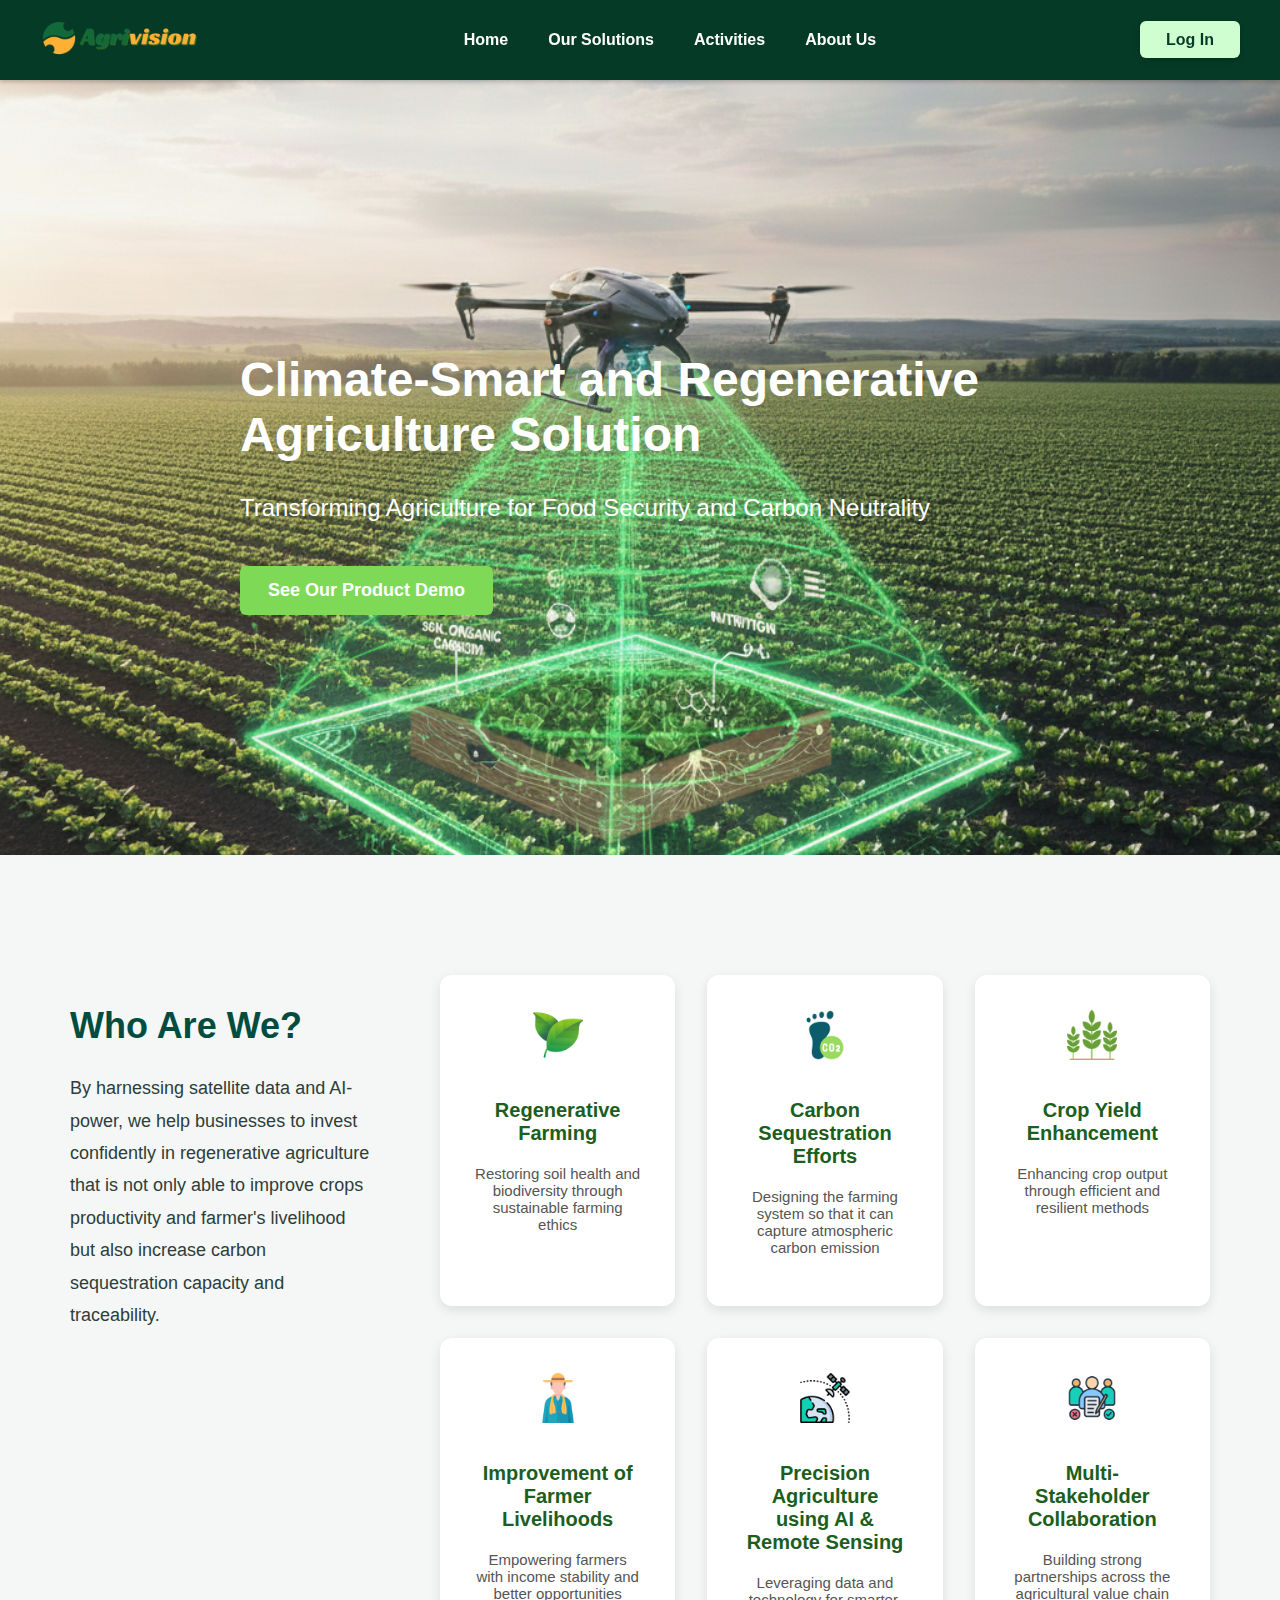
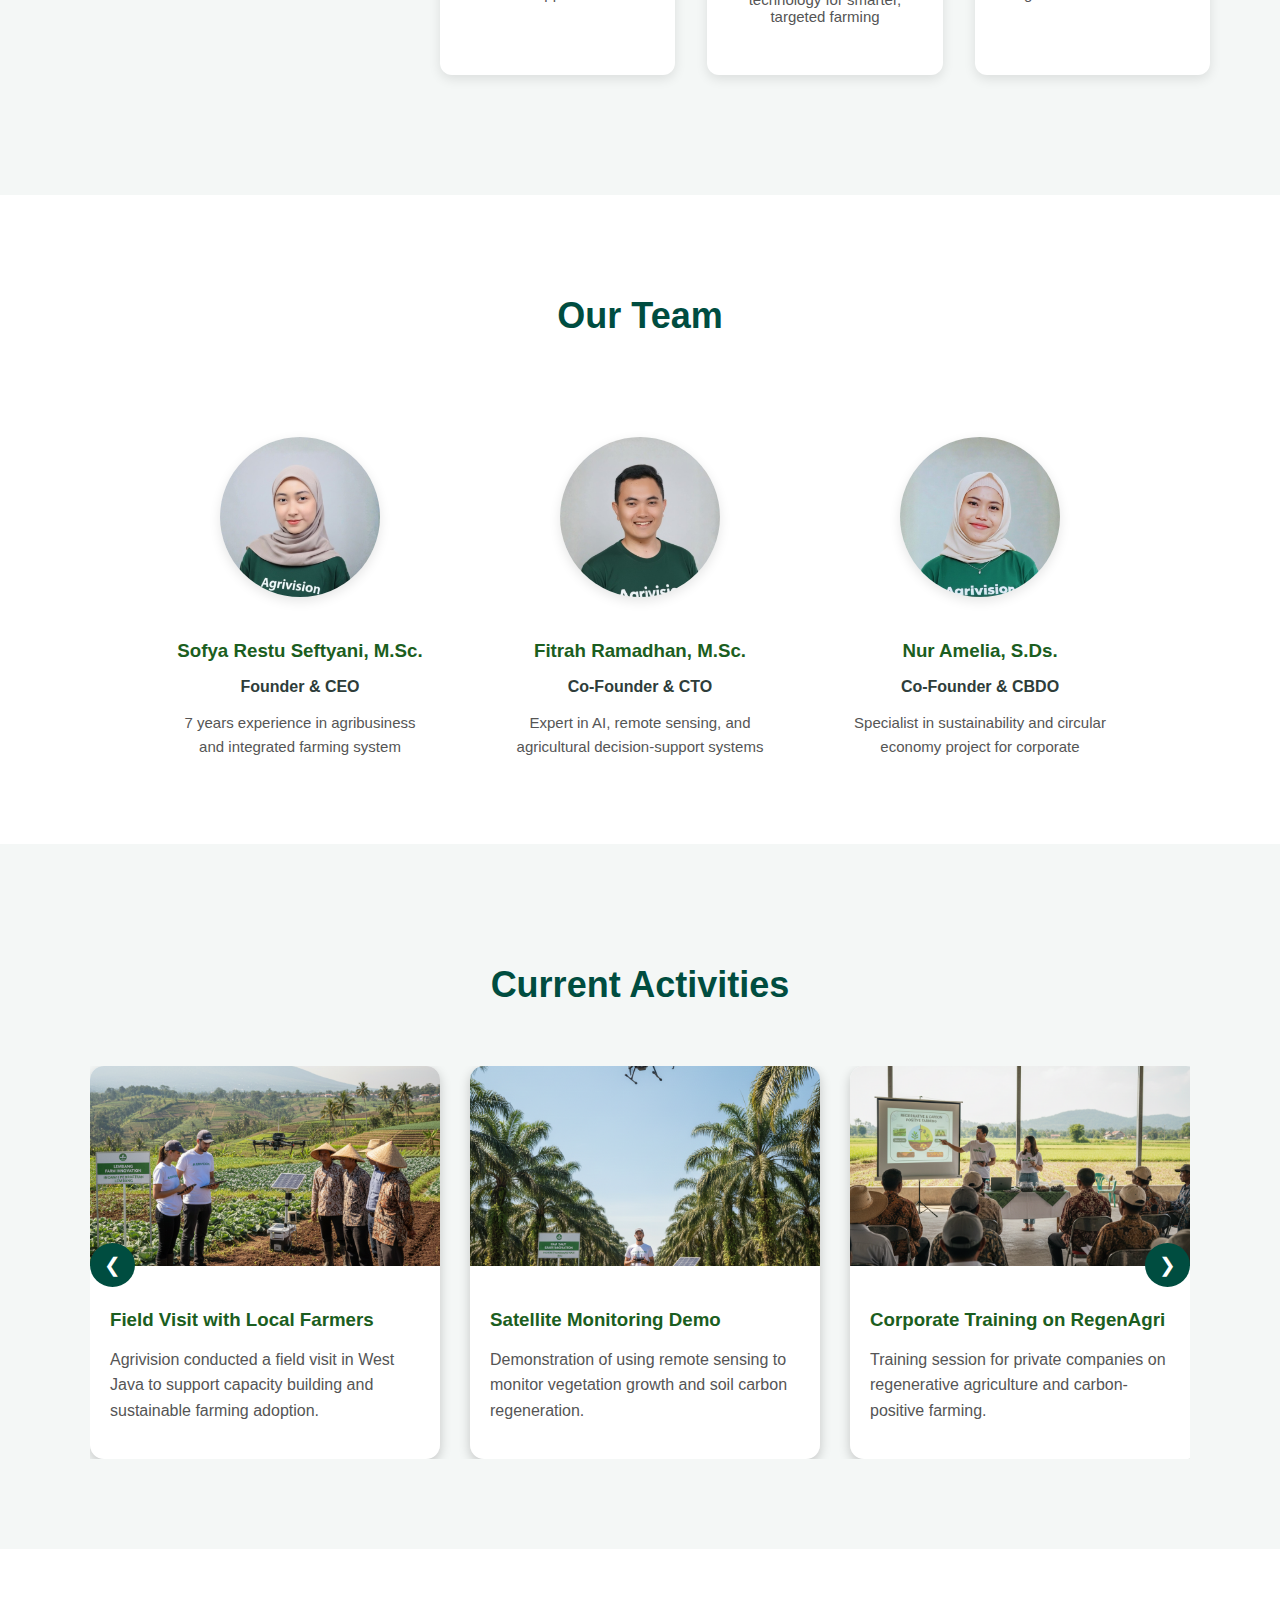
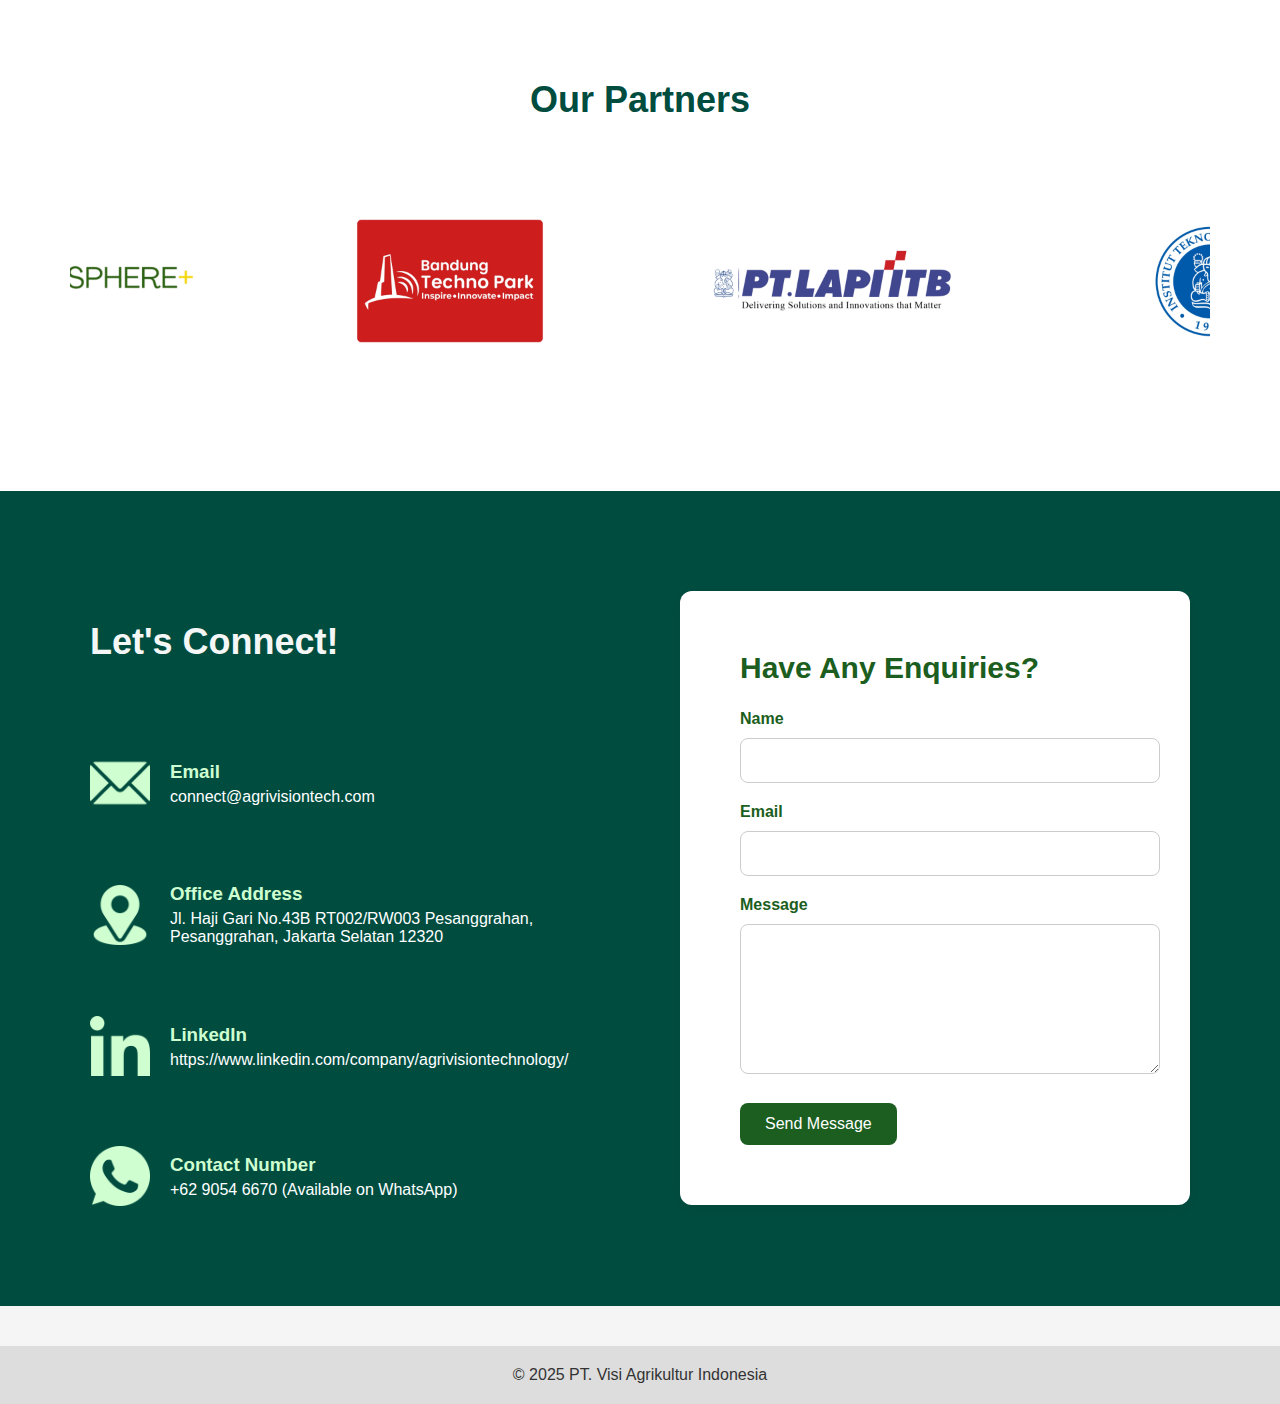
<file: index.html>
<!DOCTYPE html>
<html lang="en">
<head>
  <meta charset="UTF-8" />
  <meta name="viewport" content="width=device-width, initial-scale=1.0" />
  
  
  <title>
    Agrivision - Smart Agritech Company
  </title>
  
  <link rel="icon" type="image/png" href="asset/titleicon.png">

  <style>
    body {
      font-family: Arial, sans-serif;
      margin: 0;
      padding: 0;
      background: #f5f5f5;
      color: #333;
    }
    header {
      background: #4a90e2;
      padding: 240px;
      text-align: left;
      color: white;
    }
    section {
      padding: 40px 20px;
      max-width: 800px;
      margin: auto;
    }
    .cta-button {
      display: inline-block;
      background: #4a90e2;
      color: white;
      padding: 12px 24px;
      border-radius: 6px;
      text-decoration: none;
      margin-top: 20px;
      font-weight: bold;
    }
    footer {
      text-align: center;
      padding: 20px;
      background: #ddd;
      margin-top: 40px;
    }

    /* PARTNERS AUTO-CAROUSEL */
    @keyframes partnerScroll {
      0% { transform: translateX(0); }
      100% { transform: translateX(-50%); }
    }

    .partners-wrapper {
      overflow: hidden;
      width: 100%;
      display: flex;
      justify-content: center;
    }

    .partners-track {
      display: flex;
      gap: 60px;
      padding: 20px 0;
      animation: partnerScroll 18s linear infinite;
    }
  </style>
</head>

<body>

  <!-- UPDATED NAVBAR -->
  <nav style="
    display:flex;
    justify-content:space-between;
    align-items:center;
    background:#053B26;
    padding:18px 40px;
    box-shadow:0 2px 4px rgba(0,0,0,0.2);
    position:sticky;
    top:0;
    z-index:1000;
  ">

    <!-- LEFT: LOGO -->
    <div>
      <img src="asset/agrivision.png" alt="Company Logo"
           style="height:40px; object-fit:contain;" />
    </div>

    <!-- CENTER MENU -->
    <div style="display:flex; gap:40px;">
      <a href="index.html" style="text-decoration:none; color:#FFFFFF; font-weight:bold;">Home</a>
      <a href="#solutions" style="text-decoration:none; color:#FFFFFF; font-weight:bold;">Our Solutions</a>
      <a href="#activities" style="text-decoration:none; color:#FFFFFF; font-weight:bold;">Activities</a>
      <a href="#about" style="text-decoration:none; color:#FFFFFF; font-weight:bold;">About Us</a>
    </div>

    <!-- RIGHT: LOGIN BUTTON -->
    <div>
      <a href="loginpage.html" target="_blank"
        style="
          text-decoration:none;
          color:#053B26;
          font-weight:bold;
          background:#CFFFD0;
          padding:10px 26px;
          border-radius:6px;
          transition:0.25s ease;
          box-shadow:0 2px 6px rgba(0,0,0,0.2);
        "
        onmouseover="this.style.background='#B8F5BA'"
        onmouseout="this.style.background='#CFFFD0'"
      >
        Log In
      </a>
    </div>

  </nav>

  <header style="background: url('asset/header_wallpaper.png') center/cover no-repeat; padding: 240px; color: white;">
    <h1 style="font-size:48px; font-weight:700;">Climate-Smart and Regenerative Agriculture Solution</h1>
    <p style="font-size:24px; font-weight:400;">Transforming Agriculture for Food Security and Carbon Neutrality</p>

    <a href="dashboard.html" target="_blank"
       style="display:inline-block; margin-top:20px; background:#7ED957; color:white; padding:14px 28px; border-radius:6px;
       text-decoration:none; font-weight:bold; font-size:18px;
       transition:transform 0.25s ease, box-shadow 0.25s ease;">
      See Our Product Demo
    </a>
  </header>

  <!-- WHO WE ARE -->
  <section style="background:#F4F7F6; padding:120px 70px; max-width:none;">
    <div style="width:100%; display:flex; gap:70px; align-items:flex-start;">

      <div style="flex:1; min-width:300px;">
        <h2 style="color:#004D40; font-size:36px; margin-bottom:25px;">Who Are We?</h2>
        <p style="line-height:1.8; font-size:18px; color:#2E3D3A;">
          By harnessing satellite data and AI-power, we help businesses to invest confidently in regenerative agriculture that is not only able to improve crops productivity and farmer's livelihood but also increase carbon sequestration capacity and traceability.
        </p>
      </div>

      <div style="flex:3; display:grid; grid-template-columns:repeat(3,1fr); gap:32px; width:100%;">

        <div style="background:white; padding:35px; border-radius:12px;
            box-shadow:0 4px 12px rgba(0,0,0,0.1); text-align:center;">
          <img src="asset/leaf.png" style="height:50px; margin-bottom:15px;">
          <h3 style="color:#1B5E20; font-size:20px;">Regenerative Farming</h3>
          <p style="font-size:15px; color:#555;">Restoring soil health and biodiversity through sustainable farming ethics</p>
        </div>

        <div style="background:white; padding:35px; border-radius:12px;
            box-shadow:0 4px 12px rgba(0,0,0,0.1); text-align:center;">
          <img src="asset/carbon-footprint.png" style="height:50px; margin-bottom:15px;">
          <h3 style="color:#1B5E20; font-size:20px;">Carbon Sequestration Efforts</h3>
          <p style="font-size:15px; color:#555;">Designing the farming system so that it can capture atmospheric carbon emission</p>
        </div>

        <div style="background:white; padding:35px; border-radius:12px;
            box-shadow:0 4px 12px rgba(0,0,0,0.1); text-align:center;">
          <img src="asset/wheat.png" style="height:50px; margin-bottom:15px;">
          <h3 style="color:#1B5E20; font-size:20px;">Crop Yield Enhancement</h3>
          <p style="font-size:15px; color:#555;">Enhancing crop output through efficient and resilient methods</p>
        </div>

        <div style="background:white; padding:35px; border-radius:12px;
            box-shadow:0 4px 12px rgba(0,0,0,0.1); text-align:center;">
          <img src="asset/farmer.png" style="height:50px; margin-bottom:15px;">
          <h3 style="color:#1B5E20; font-size:20px;">Improvement of Farmer Livelihoods</h3>
          <p style="font-size:15px; color:#555;">Empowering farmers with income stability and better opportunities</p>
        </div>

        <div style="background:white; padding:35px; border-radius:12px;
            box-shadow:0 4px 12px rgba(0,0,0,0.1); text-align:center;">
          <img src="asset/orbit.png" style="height:50px; margin-bottom:15px;">
          <h3 style="color:#1B5E20; font-size:20px;">Precision Agriculture using AI & Remote Sensing</h3>
          <p style="font-size:15px; color:#555;">Leveraging data and technology for smarter, targeted farming</p>
        </div>

        <div style="background:white; padding:35px; border-radius:12px;
            box-shadow:0 4px 12px rgba(0,0,0,0.1); text-align:center;">
          <img src="asset/survey.png" style="height:50px; margin-bottom:15px;">
          <h3 style="color:#1B5E20; font-size:20px;">Multi-Stakeholder Collaboration</h3>
          <p style="font-size:15px; color:#555;">Building strong partnerships across the agricultural value chain</p>
        </div>

      </div>
    </div>
  </section>

  <!-- OUR TEAM -->
  <section style="background:#FFFFFF; padding:70px 70px; max-width:none;">
    <h2 style="color:#004D40; font-size:36px; margin-bottom:100px; text-align:center;">Our Team</h2>

    <div style="display:flex; justify-content:center; gap:80px; flex-wrap:wrap;">

      <div style="text-align:center; width:260px;">
        <img src="asset/Sofya Restu2.jpg" 
             style="width:160px; height:160px; border-radius:50%; object-fit:cover; box-shadow:0 4px 12px rgba(0,0,0,0.1); margin-bottom:20px;">
        <h3 style="color:#1B5E20; margin-bottom:6px;">Sofya Restu Seftyani, M.Sc.</h3>
        <p style="color:#2E3D3A; font-weight:bold; margin-bottom:10px;">Founder & CEO</p>
        <p style="color:#555; font-size:15px; line-height:1.6;">7 years experience in agribusiness and integrated farming system</p>
      </div>

      <div style="text-align:center; width:260px;">
        <img src="asset/Fitrah Ramadhan3.jpg"
             style="width:160px; height:160px; border-radius:50%; object-fit:cover; box-shadow:0 4px 12px rgba(0,0,0,0.1); margin-bottom:20px;">
        <h3 style="color:#1B5E20; margin-bottom:6px;">Fitrah Ramadhan, M.Sc.</h3>
        <p style="color:#2E3D3A; font-weight:bold; margin-bottom:10px;">Co-Founder & CTO</p>
        <p style="color:#555; font-size:15px; line-height:1.6;">Expert in AI, remote sensing, and agricultural decision-support systems</p>
      </div>

      <div style="text-align:center; width:260px;">
        <img src="asset/Nur Amalia3.jpg"
             style="width:160px; height:160px; border-radius:50%; object-fit:cover; box-shadow:0 4px 12px rgba(0,0,0,0.1); margin-bottom:20px;">
        <h3 style="color:#1B5E20; margin-bottom:6px;">Nur Amelia, S.Ds.</h3>
        <p style="color:#2E3D3A; font-weight:bold; margin-bottom:10px;">Co-Founder & CBDO</p>
        <p style="color:#555; font-size:15px; line-height:1.6;">Specialist in sustainability and circular economy project for corporate</p>
      </div>

    </div>
  </section>

  <!-- CURRENT ACTIVITIES -->
  <section style="background:#F4F7F6; padding:90px 70px; max-width:none;">
    <h2 style="color:#004D40; font-size:36px; margin-bottom:60px; text-align:center;">
      Current Activities
    </h2>

    <div style="position:relative; max-width:1100px; margin:auto; overflow:hidden;">
      <div id="activitySlider" 
           style="display:flex; gap:30px; transition:transform 0.5s ease;">

        <a href="#" target="_blank"
           style="min-width:350px; background:white; border-radius:14px; 
                box-shadow:0 4px 12px rgba(0,0,0,0.2); overflow:hidden; text-decoration:none; color:inherit;">
          <img src="activities/251124/251124_profile.png" style="width:100%; height:200px; object-fit:cover;">
          <div style="padding:20px;">
            <h3 style="color:#1B5E20; margin-bottom:10px;">Field Visit with Local Farmers</h3>
            <p style="color:#555; line-height:1.6;">
              Agrivision conducted a field visit in West Java to support capacity building and sustainable farming adoption.
            </p>
          </div>
        </a>

        <a href="#" target="_blank"
           style="min-width:350px; background:white; border-radius:14px; 
                 box-shadow:0 4px 12px rgba(0,0,0,0.2); overflow:hidden; text-decoration:none; color:inherit;">
          <img src="activities/251130/251130_profile.png" style="width:100%; height:200px; object-fit:cover;">
          <div style="padding:20px;">
            <h3 style="color:#1B5E20; margin-bottom:10px;">Satellite Monitoring Demo</h3>
            <p style="color:#555; line-height:1.6;">
              Demonstration of using remote sensing to monitor vegetation growth and soil carbon regeneration.
            </p>
          </div>
        </a>

        <a href="#" target="_blank"
           style="min-width:350px; background:white; border-radius:14px; 
                  box-shadow:0 4px 12px rgba(0,0,0,0.2); overflow:hidden; text-decoration:none; color:inherit;">
          <img src="activities/251205/251205_profile.png" style="width:100%; height:200px; object-fit:cover;">
          <div style="padding:20px;">
            <h3 style="color:#1B5E20; margin-bottom:10px;">Corporate Training on RegenAgri</h3>
            <p style="color:#555; line-height:1.6;">
              Training session for private companies on regenerative agriculture and carbon-positive farming.
            </p>
          </div>
        </a>

      </div>

      <div onclick="slideActivities(-1)" 
           style="position:absolute; top:45%; left:0; 
                  background:#004D40; color:white; padding:10px 14px; 
                  cursor:pointer; border-radius:50%; font-size:20px;">
        &#10094;
      </div>

      <div onclick="slideActivities(1)" 
           style="position:absolute; top:45%; right:0; 
                  background:#004D40; color:white; padding:10px 14px; 
                  cursor:pointer; border-radius:50%; font-size:20px;">
        &#10095;
      </div>

    </div>

    <script>
      let currentSlide = 0;

      function slideActivities(direction) {
        const slider = document.getElementById("activitySlider");
        const totalSlides = slider.children.length;

        currentSlide = currentSlide + direction;

        if (currentSlide < 0) currentSlide = totalSlides - 1;
        if (currentSlide >= totalSlides) currentSlide = 0;

        const slideWidth = slider.children[0].offsetWidth + 30; 
        slider.style.transform = `translateX(-${currentSlide * slideWidth}px)`;
      }

      setInterval(() => slideActivities(1), 4000);
    </script>

  </section>

  <!-- OUR PARTNERS -->
  <section style="background:#FFFFFF; padding:100px 70px; max-width:none; text-align:center;">
    <h2 style="color:#004D40; font-size:36px; margin-bottom:50px;">
      Our Partners
    </h2>

    <div class="partners-wrapper">
      <div class="partners-track">
        <img src="asset/partner/pt lapi.jpg" style="height:180px; object-fit:contain;">
        <img src="asset/partner/itb.jpg" style="height:180px; object-fit:contain;">
        <img src="asset/partner/labtech.jpg" style="height:180px; object-fit:contain;">
        <img src="asset/partner/kadatuan.jpg" style="height:180px; object-fit:contain;">
        <img src="asset/partner/biosphereplus.jpg" style="height:180px; object-fit:contain;">
        <img src="asset/partner/btp.jpg" style="height:180px; object-fit:contain;">

        <img src="asset/partner/pt lapi.jpg" style="height:180px; object-fit:contain;">
        <img src="asset/partner/itb.jpg" style="height:180px; object-fit:contain;">
        <img src="asset/partner/labtech.jpg" style="height:180px; object-fit:contain;">
        <img src="asset/partner/kadatuan.jpg" style="height:180px; object-fit:contain;">
        <img src="asset/partner/biosphereplus.jpg" style="height:180px; object-fit:contain;">
        <img src="asset/partner/btp.jpg" style="height:180px; object-fit:contain;">
      </div>
    </div>
  </section>

  <!-- LET'S CONNECT! -->
<section style="background: #004D40; padding:100px 70px; max-width:none; text-align:center; margin-bottom:0;">

  <!-- WRAPPER: GRID 2 COLUMNS -->
  <div style="
    display:grid;
    grid-template-columns: 1fr 1fr;
    gap:80px;
    align-items:flex-start;
    max-width:1100px;
    margin:0 auto;
  ">

    <!-- LEFT SIDE TITLE + CONTACTS -->
<div style="display:flex; flex-direction:column; gap:70px; text-align:left;">

  <!-- TITLE -->
  <h2 style="color:#F4F7F6; font-size:36px; margin-bottom:20px; text-align:left;">
    Let's Connect!
  </h2>

  <!-- EMAIL -->
  <a href="mailto:connect@agrivisiontech.com" style="text-decoration:none; color:inherit;">
    <div style="display:flex; align-items:center; gap:20px;">
      <img src="asset/email3.png" style="width:60px; height:60px;">
      <div>
        <h3 style="color:#cfffd0; margin:0;">Email</h3>
        <p style="color:white; font-size:16px; margin:5px 0 0;">
          connect@agrivisiontech.com
        </p>
      </div>
    </div>
  </a>

  <!-- OFFICE ADDRESS (NOT CLICKABLE) -->
  <div style="display:flex; align-items:center; gap:20px;">
    <img src="asset/location3.png" style="width:60px; height:60px;">
    <div>
      <h3 style="color:#cfffd0; margin:0;">Office Address</h3>
      <p style="color:white; font-size:16px; margin:5px 0 0;">
        Jl. Haji Gari No.43B RT002/RW003 Pesanggrahan,<br>
        Pesanggrahan, Jakarta Selatan 12320
      </p>
    </div>
  </div>

  <!-- LINKEDIN -->
  <a href="https://www.linkedin.com/company/agrivisiontechnology/" 
     target="_blank" style="text-decoration:none; color:inherit;">
    <div style="display:flex; align-items:center; gap:20px;">
      <img src="asset/linkedin3.png" style="width:60px; height:60px;">
      <div>
        <h3 style="color:#cfffd0; margin:0;">LinkedIn</h3>
        <p style="color:white; font-size:16px; margin:5px 0 0;">
          https://www.linkedin.com/company/agrivisiontechnology/
        </p>
      </div>
    </div>
  </a>

  <!-- WHATSAPP -->
  <a href="https://wa.me/6290546670" 
     target="_blank" style="text-decoration:none; color:inherit;">
    <div style="display:flex; align-items:center; gap:20px;">
      <img src="asset/whatsapp.png" style="width:60px; height:60px;">
      <div>
        <h3 style="color:#cfffd0; margin:0;">Contact Number</h3>
        <p style="color:white; font-size:16px; margin:5px 0 0;">
          +62 9054 6670 (Available on WhatsApp)
        </p>
      </div>
    </div>
  </a>

</div>


    <!-- RIGHT SIDE: CONTACT FORM -->
    <div style="
      background:white;
      padding:60px;
      border-radius:12px;
      box-shadow:0 4px 20px rgba(0,0,0,0.08);
      text-align:left;
    ">

      <!-- NEW TITLE -->
      <h2 style="color:#1B5E20; margin-top:0; margin-bottom:25px; font-size:30px;">
        Have Any Enquiries?
      </h2>

      <form action="https://formsubmit.co/ofitrahramadhan@gmail.com" method="POST">

  <!-- Disable captcha -->
  <input type="hidden" name="_captcha" value="false">

  <!-- Redirect to a thank-you page (optional) -->
  <!-- <input type="hidden" name="_next" value="https://yourwebsite.com/thank-you.html"> -->

  <label style="font-weight:bold; color:#1B5E20;">Name</label>
  <input type="text" name="name" required style="
    width:100%; padding:14px; margin:10px 0 20px;
    border:1px solid #ccc; border-radius:8px;
  ">

  <label style="font-weight:bold; color:#1B5E20;">Email</label>
  <input type="email" name="email" required style="
    width:100%; padding:14px; margin:10px 0 20px;
    border:1px solid #ccc; border-radius:8px;
  ">

  <label style="font-weight:bold; color:#1B5E20;">Message</label>
  <textarea name="message" required style="
    width:100%; padding:14px; height:120px; margin:10px 0 25px;
    border:1px solid #ccc; border-radius:8px;
  "></textarea>

  <button type="submit" style="
    background:#1B5E20;
    color:white;
    padding:12px 25px;
    border:none;
    border-radius:8px;
    font-size:16px;
    cursor:pointer;
  ">
    Send Message
  </button>
</form>

    </div>

  </div>

</section>


  <footer>
    &copy; 2025 PT. Visi Agrikultur Indonesia
  </footer>

</body>
</html>
</file>
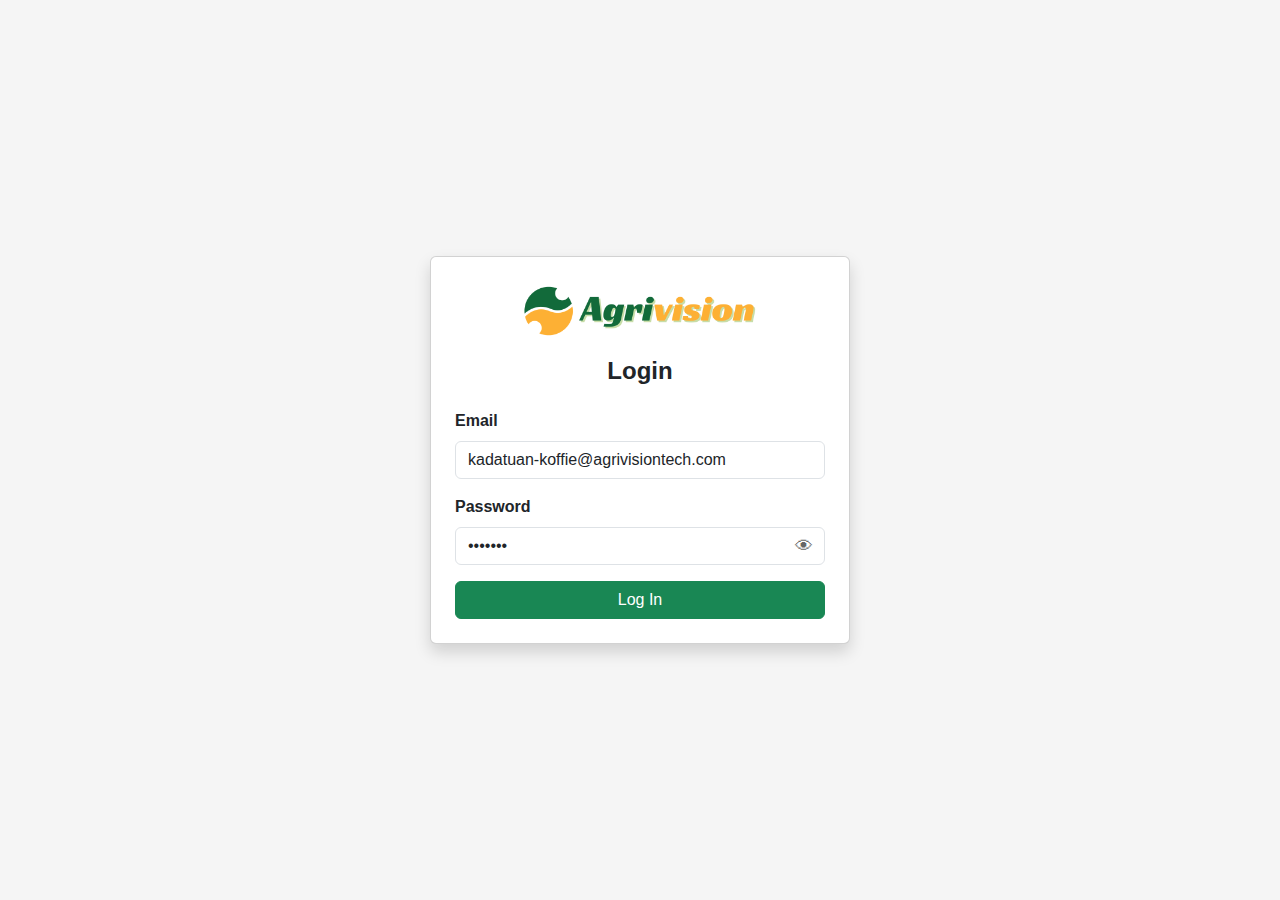
<file: loginpage.html>
<!DOCTYPE html>
<html lang="en">
<head>
  <meta charset="UTF-8">
  <meta name="viewport" content="width=device-width, initial-scale=1.0">
  <title>Login - Agrivision</title>

  <!-- Bootstrap CSS -->
  <link href="bootstrap/css/bootstrap.min.css" rel="stylesheet">

  <style>
    body {
      background: #f5f5f5;
      height: 100vh;
      display: flex;
      align-items: center;
      justify-content: center;
      font-family: Arial, sans-serif;
    }

    .login-card {
      max-width: 420px;
      width: 100%;
    }

    .toggle-password {
      position: absolute;
      right: 12px;
      top: 50%;
      transform: translateY(-50%);
      cursor: pointer;
      color: #666;
      font-size: 18px;
      user-select: none;
    }
  </style>
</head>

<body>

  <div class="card shadow login-card">
    <div class="card-body p-4">

      <div class="text-center mb-4">
        <img src="asset/agrivision.png" alt="Agrivision" height="60">
        <h4 class="mt-3 fw-bold">Login</h4>
      </div>

      <form id="loginForm" novalidate>

        <!-- Email -->
        <div class="mb-3">
          <label for="email" class="form-label fw-bold">Email</label>
          <input 
            type="email" 
            class="form-control" 
            id="email" 
            required
            value="kadatuan-koffie@agrivisiontech.com"
          >
          <div class="invalid-feedback">Please enter your email.</div>
        </div>

        <!-- Password -->
        <div class="mb-3">
          <label for="password" class="form-label fw-bold">Password</label>

          <div class="position-relative">
            <input 
              type="password" 
              class="form-control pe-5" 
              id="password" 
              required
              value="*******"
            >
            <span class="toggle-password" id="togglePassword">👁</span>
          </div>

          <div class="invalid-feedback">Please enter your password.</div>
        </div>

        <!-- Login button -->
        <button type="submit" class="btn btn-success w-100">Log In</button>
      </form>
    </div>
  </div>

  <!-- Bootstrap Bundle -->
  <script src="bootstrap/js/bootstrap.bundle.min.js"></script>

  <script>
    // Basic validation
    const loginForm = document.getElementById("loginForm");

    loginForm.addEventListener("submit", function (e) {
      e.preventDefault();
      if (!loginForm.checkValidity()) {
        loginForm.classList.add("was-validated");
      } else {
        // Redirect to dashboard page
        window.location.href = "client-kadatuan/selectproject.html";
      }
    });

    // Show / Hide Password
    const passwordInput = document.getElementById("password");
    const togglePassword = document.getElementById("togglePassword");

    togglePassword.addEventListener("click", function () {
      const type = passwordInput.getAttribute("type") === "password" ? "text" : "password";
      passwordInput.setAttribute("type", type);

      // Keep the same "eye" icon
      this.textContent = "👁";
    });
  </script>

</body>
</html>
</file>
